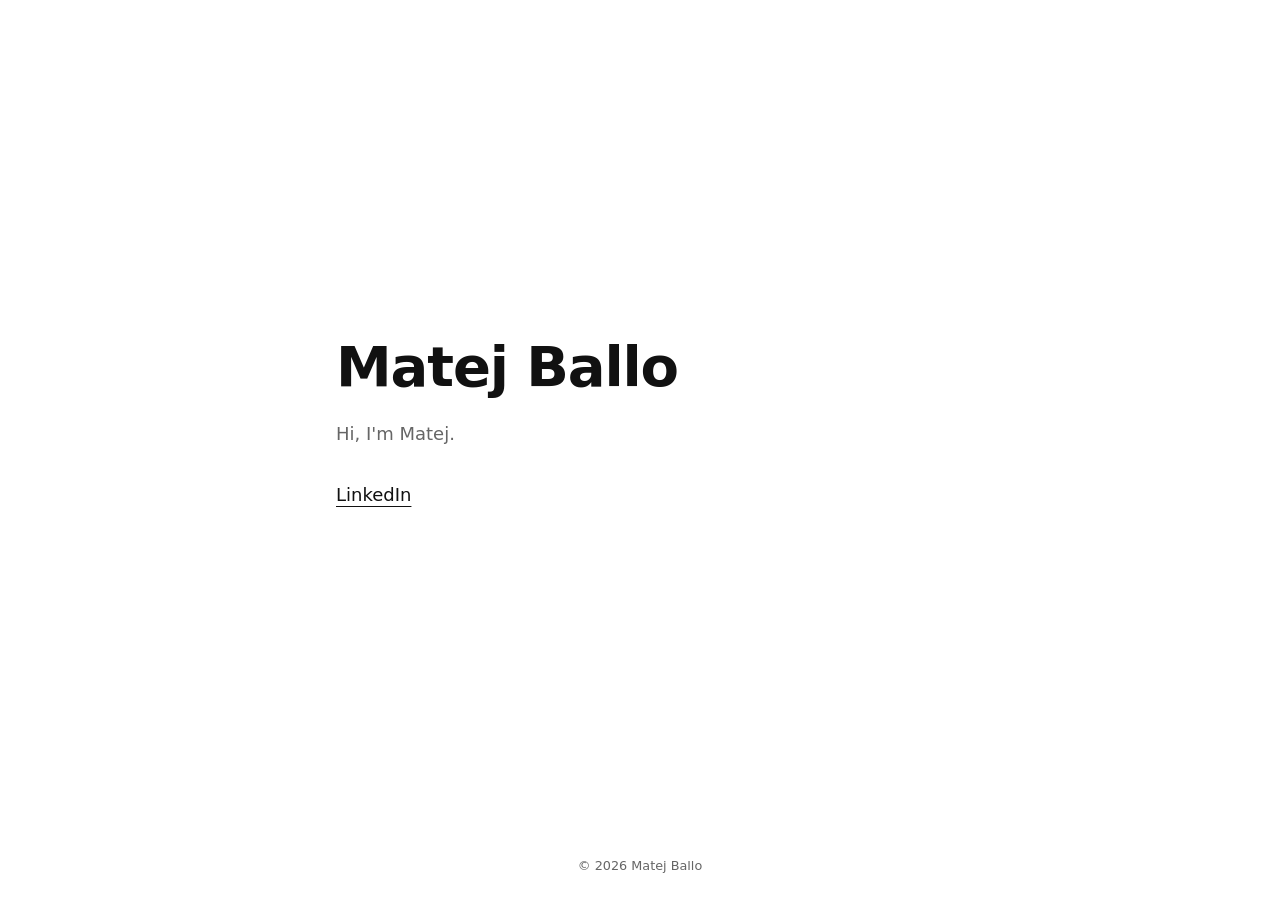
<file: index.html>
<!doctype html>
<html lang="en">
<head>
  <meta charset="utf-8">
  <meta name="viewport" content="width=device-width, initial-scale=1">
  <title>Matej Ballo</title>
  <meta name="description" content="Personal website of Matej Ballo.">
  <link rel="stylesheet" href="style.css">
</head>
<body>
  <main>
    <h1>Matej Ballo</h1>
    <p class="lead">Hi, I'm Matej.</p>
    <nav>
      <a href="https://www.linkedin.com/in/matej-ballo" rel="me noopener" target="_blank">LinkedIn</a>
    </nav>
  </main>
  <footer>© <span id="year">2026</span> Matej Ballo</footer>
  <script>document.getElementById('year').textContent = new Date().getFullYear();</script>
</body>
</html>
</file>
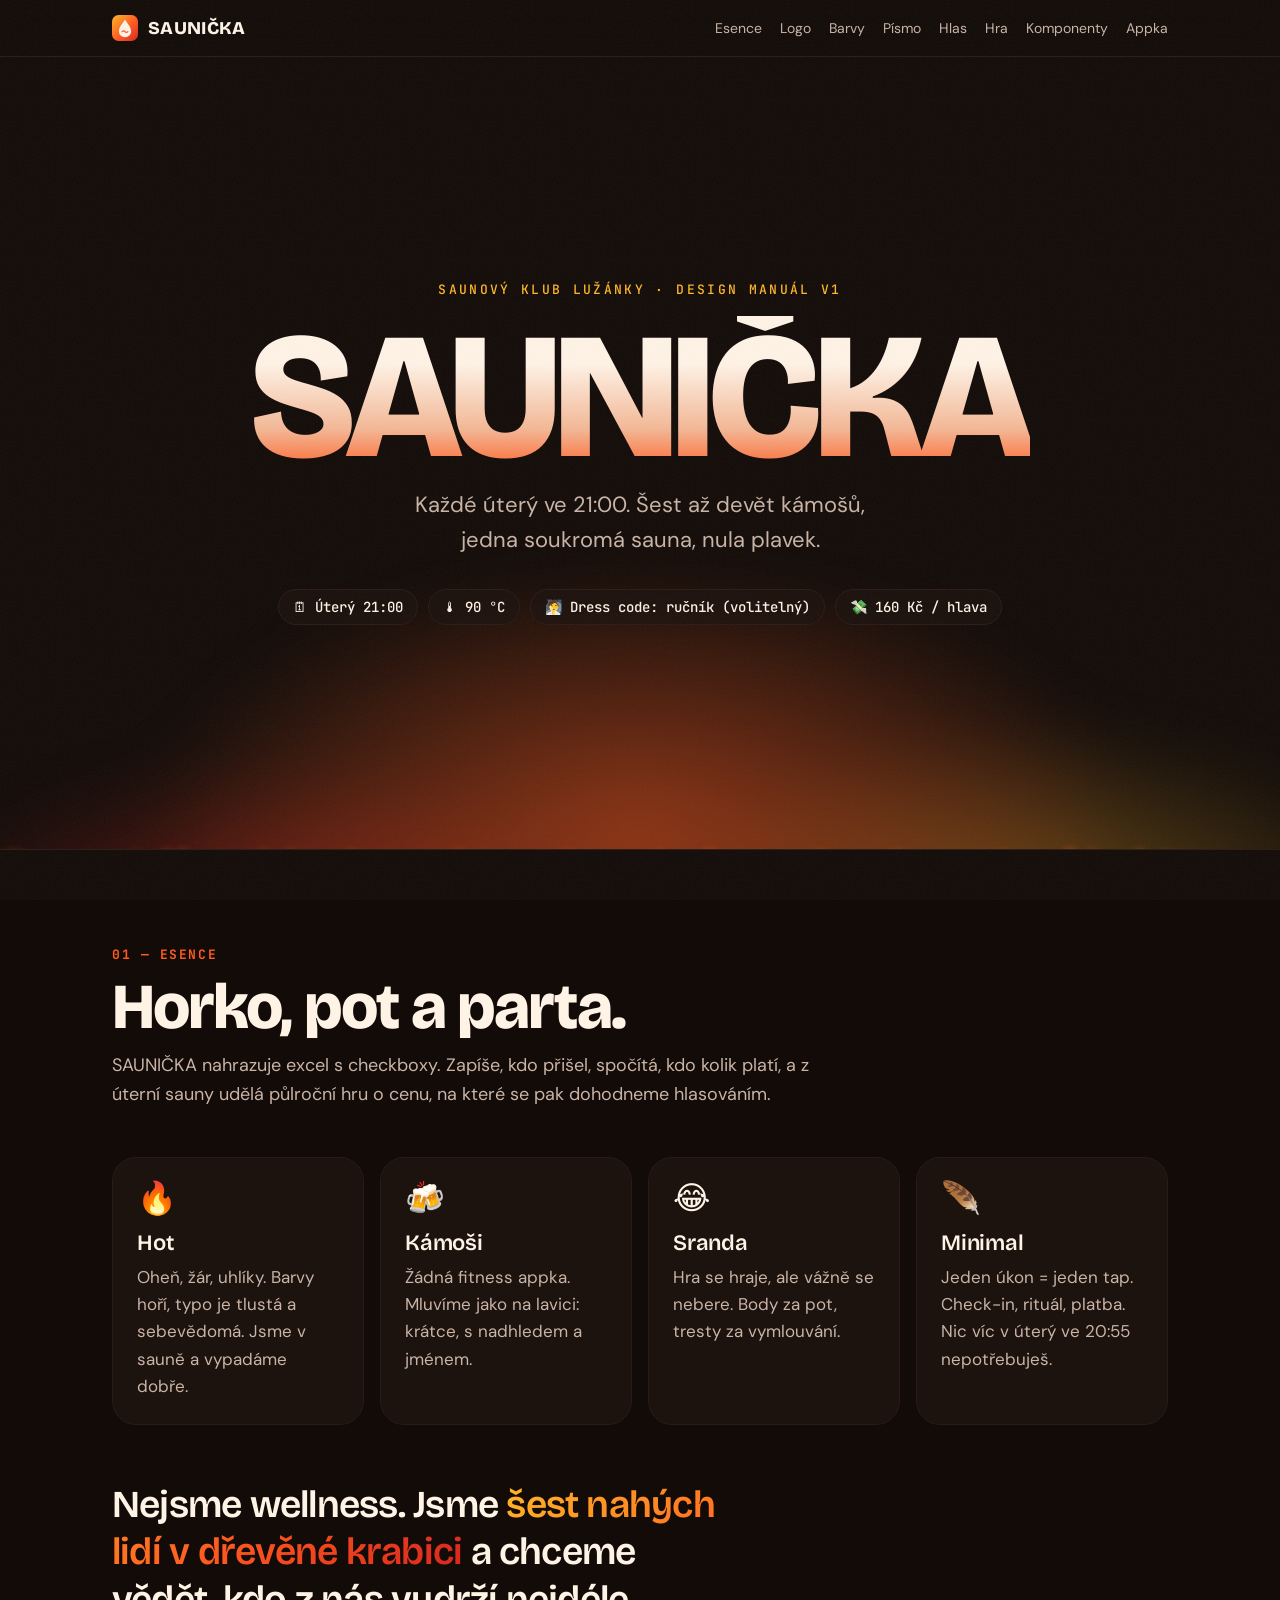
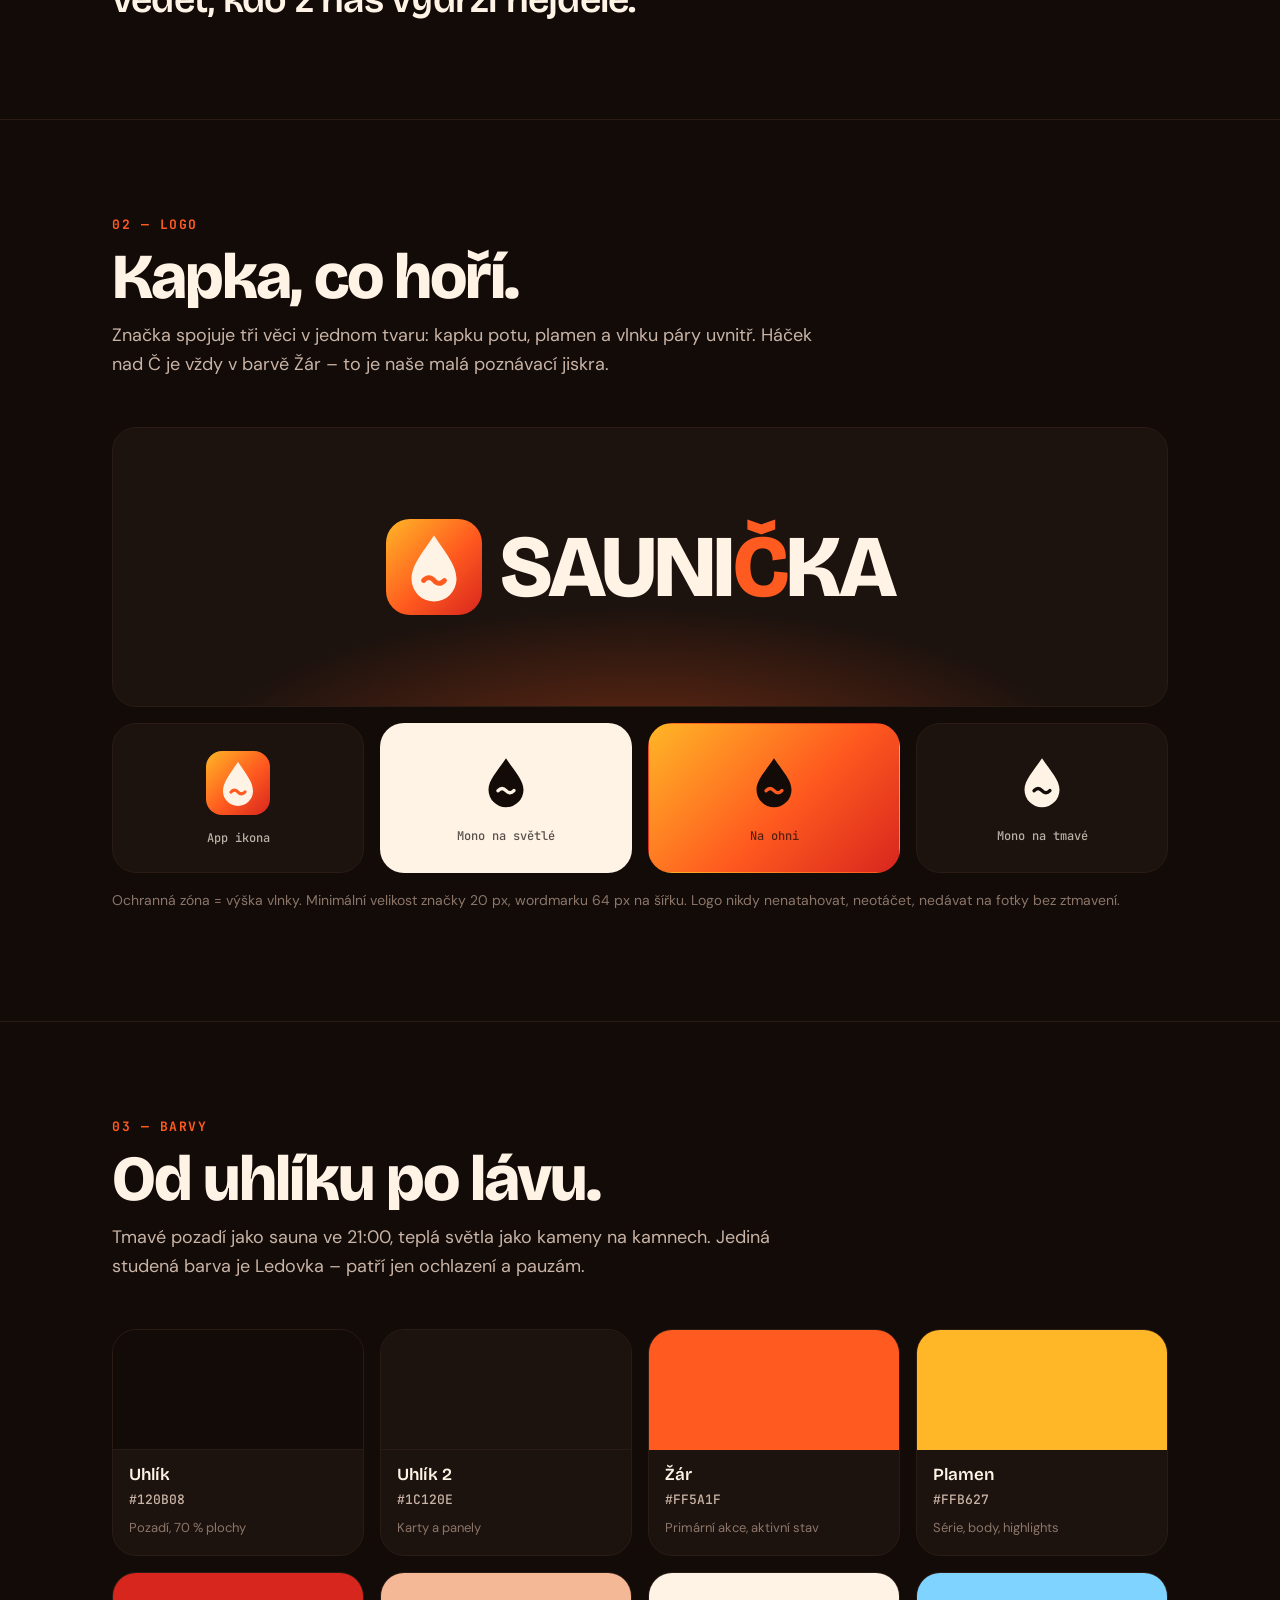
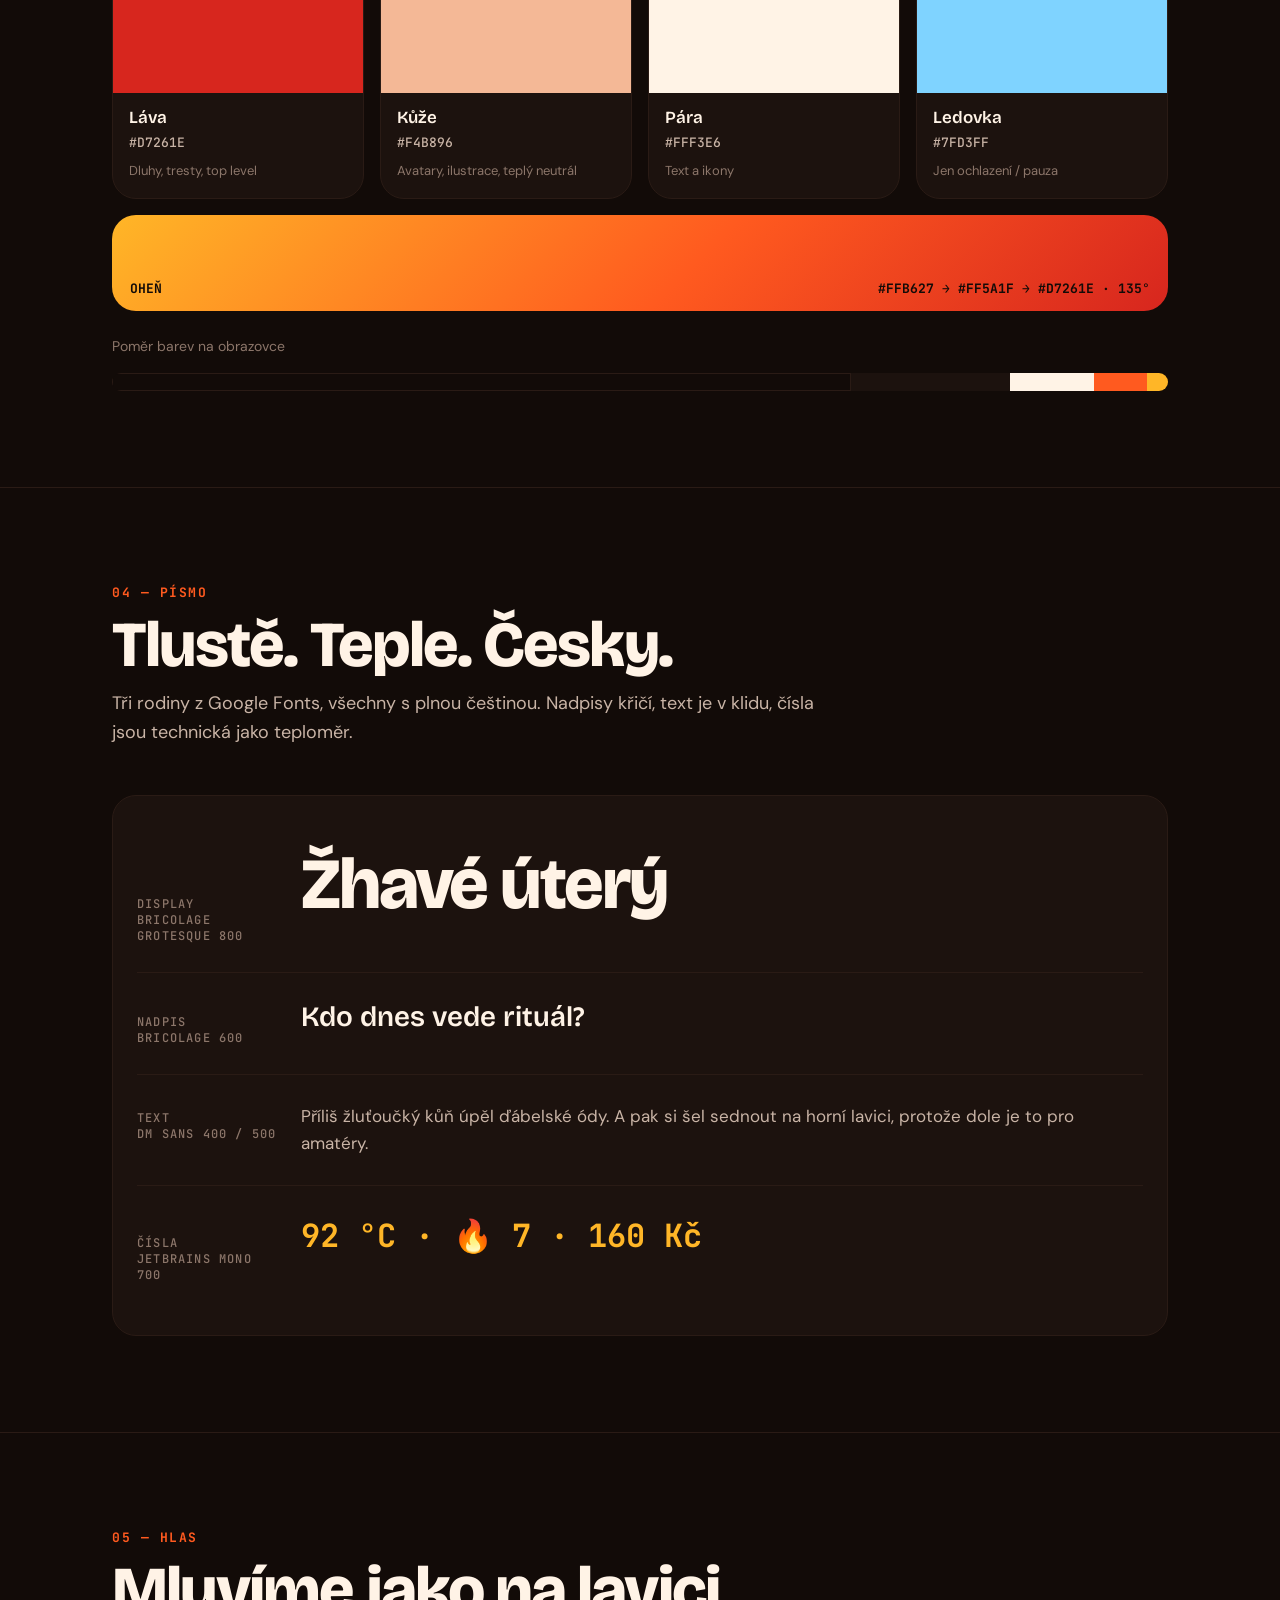
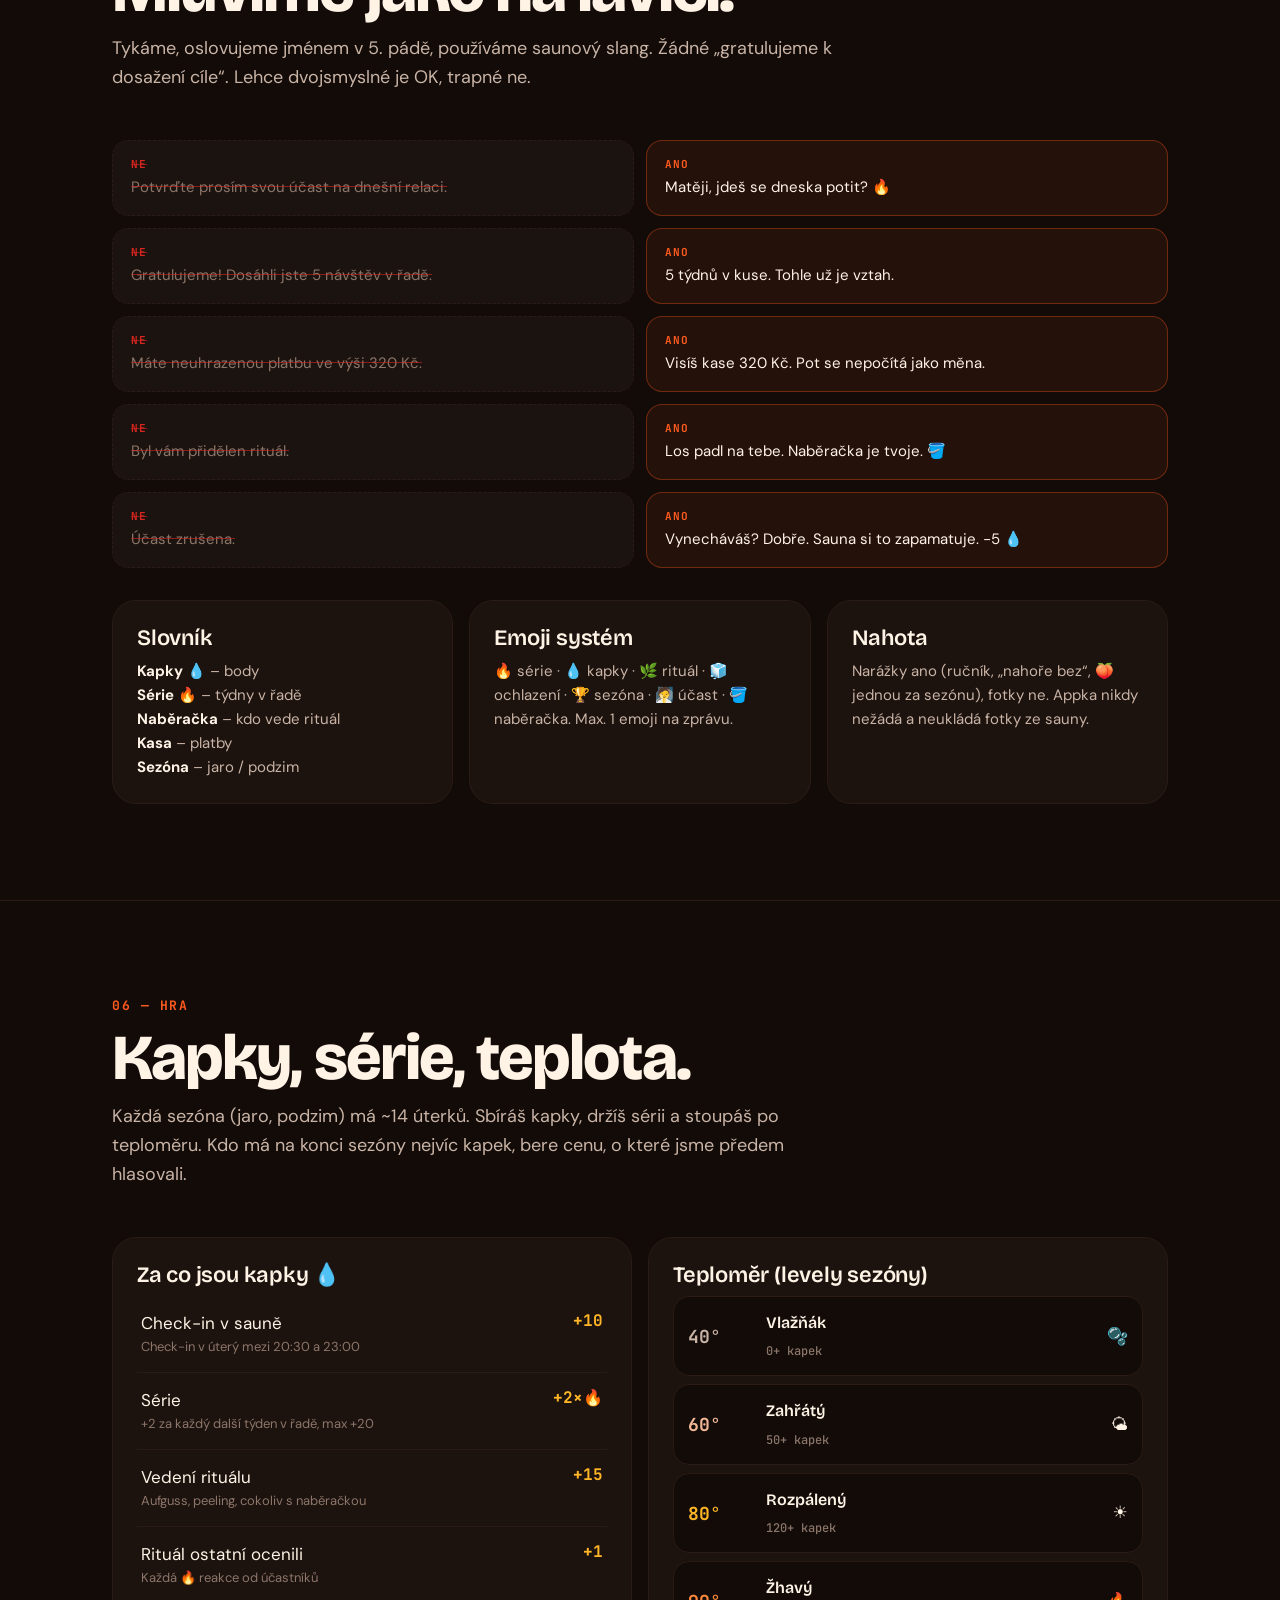
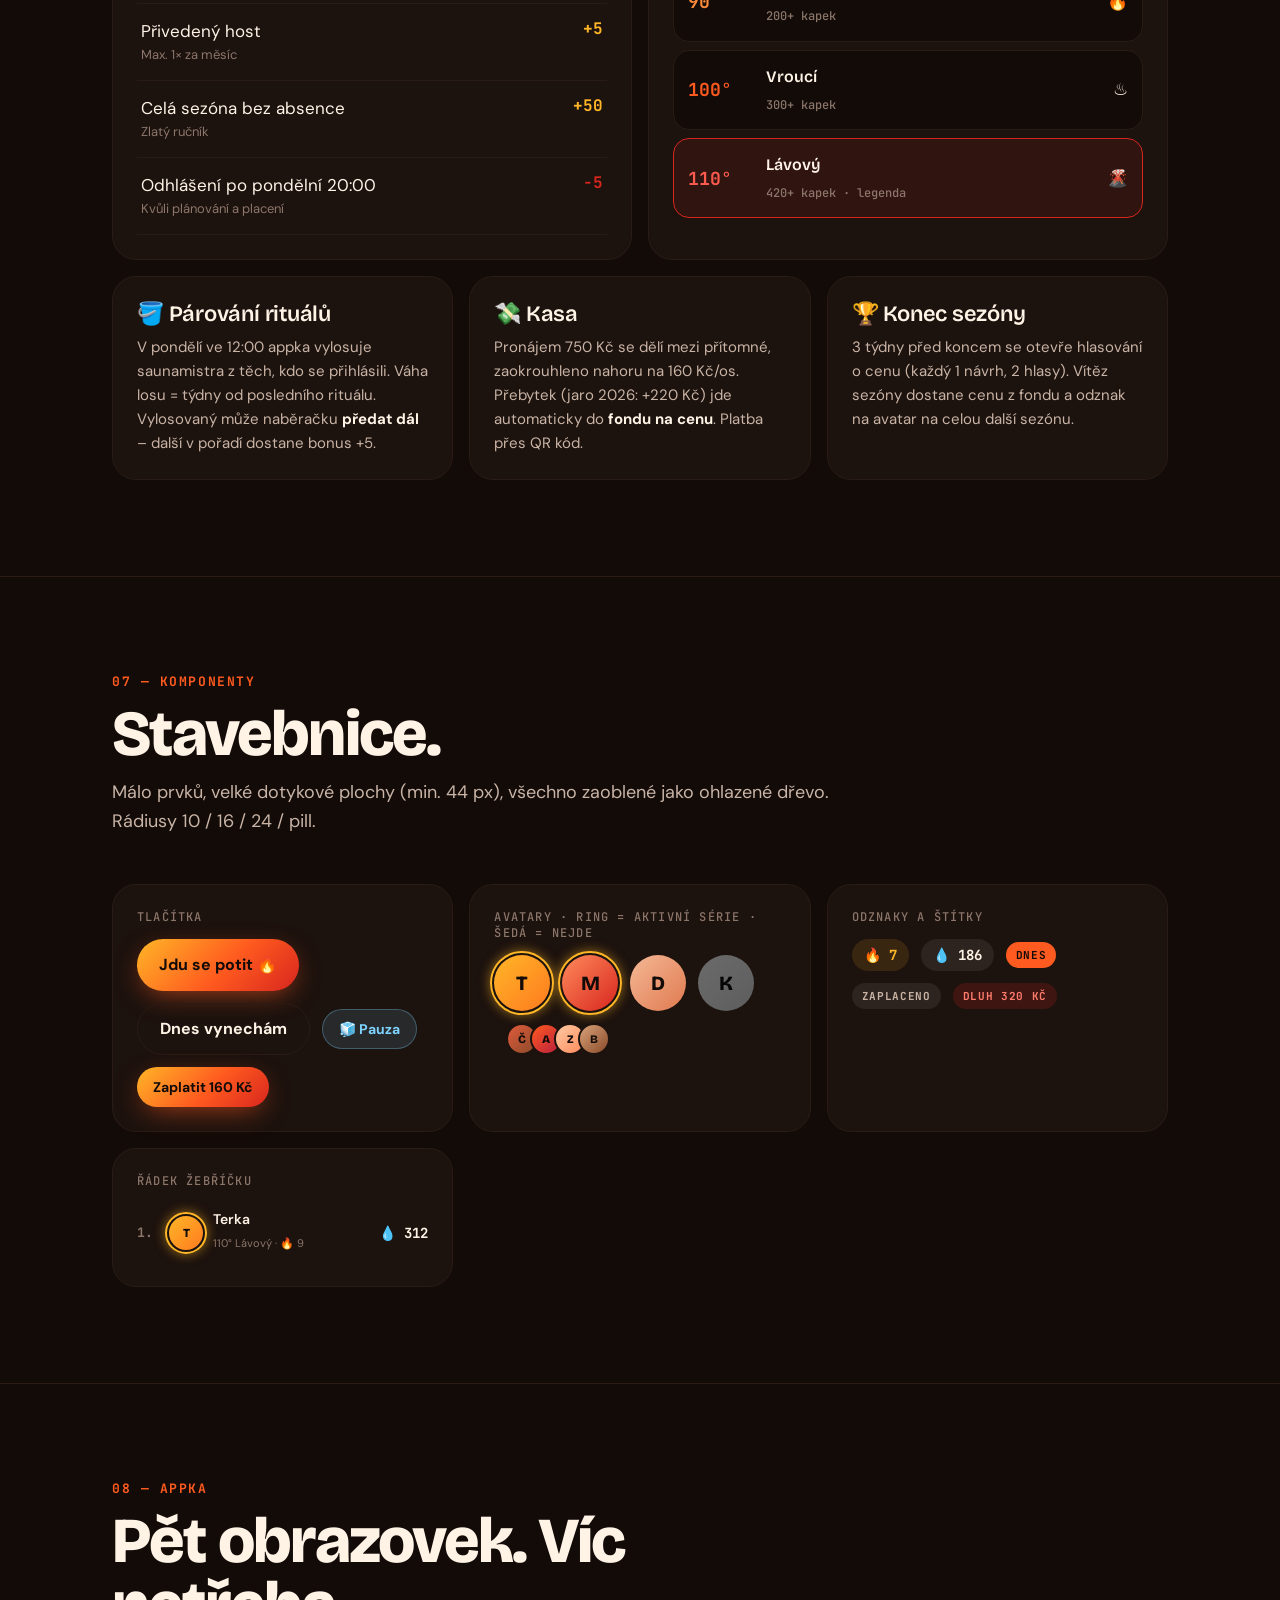
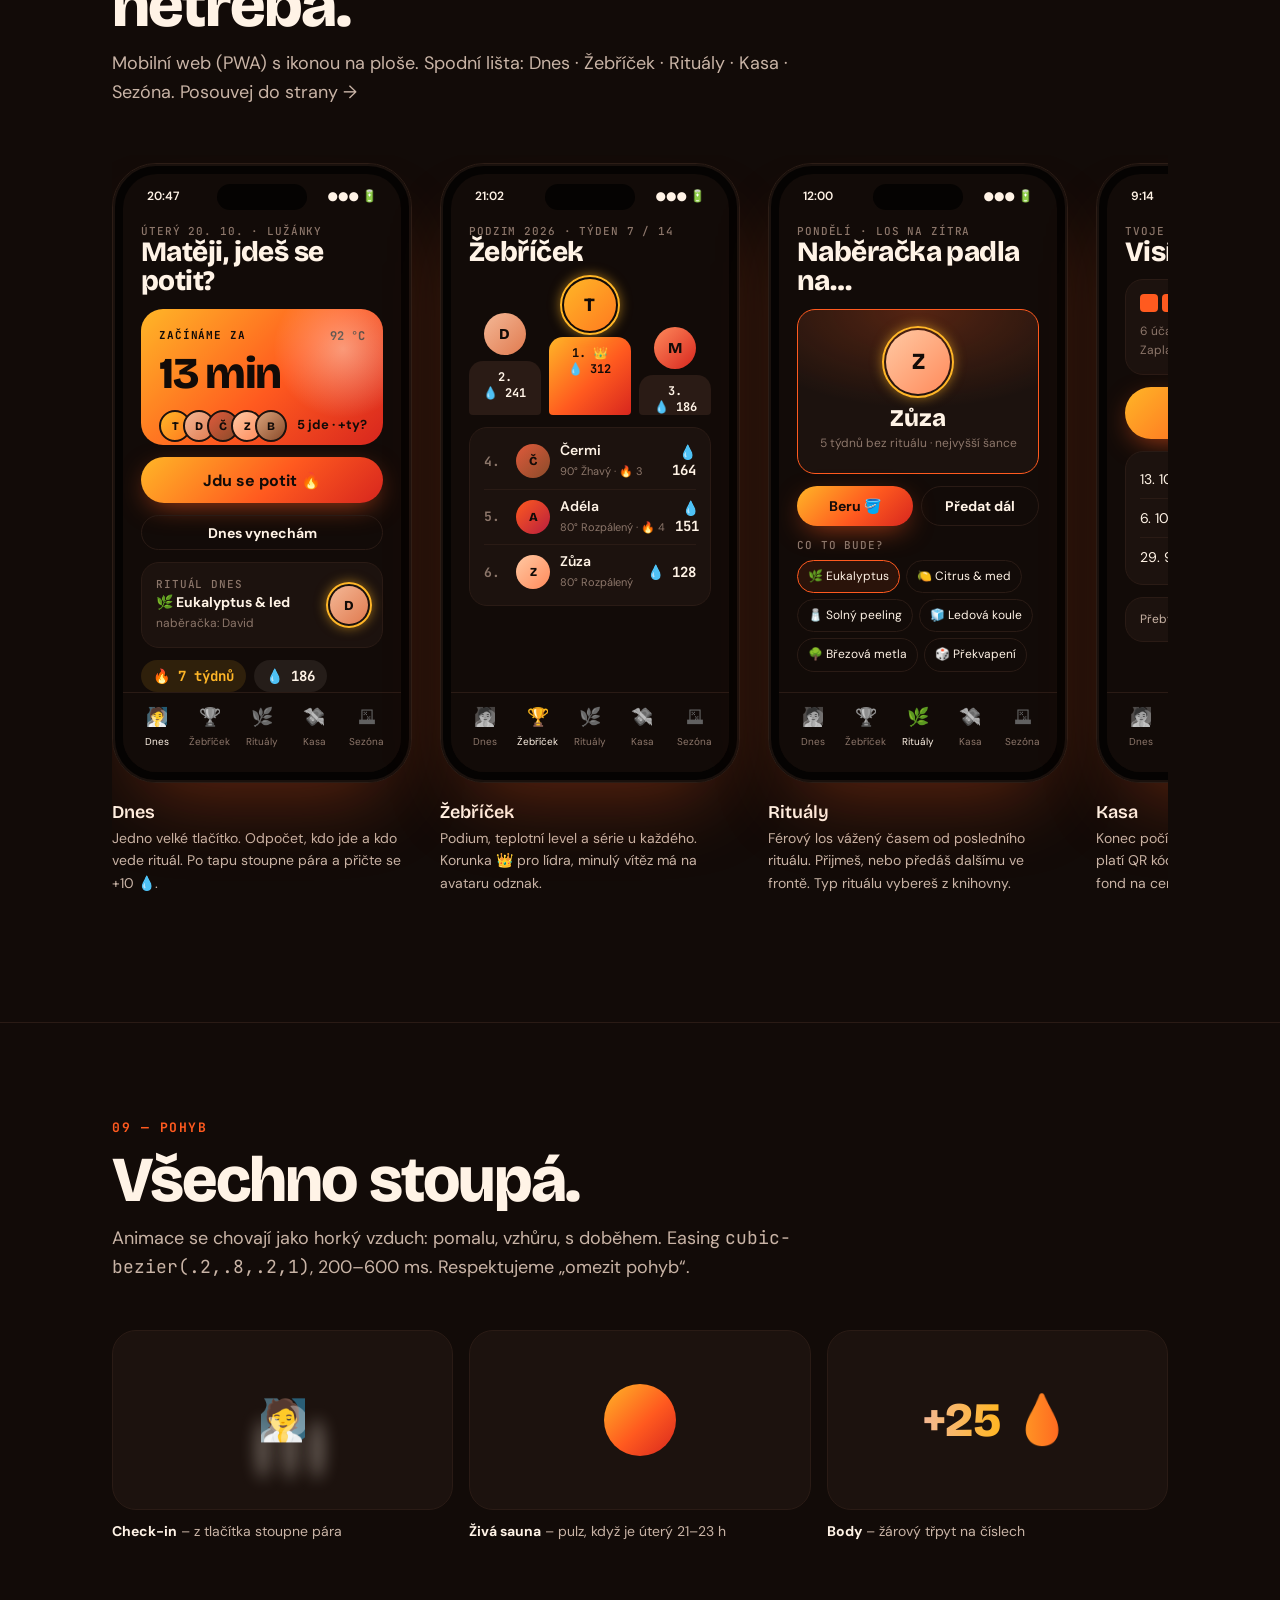
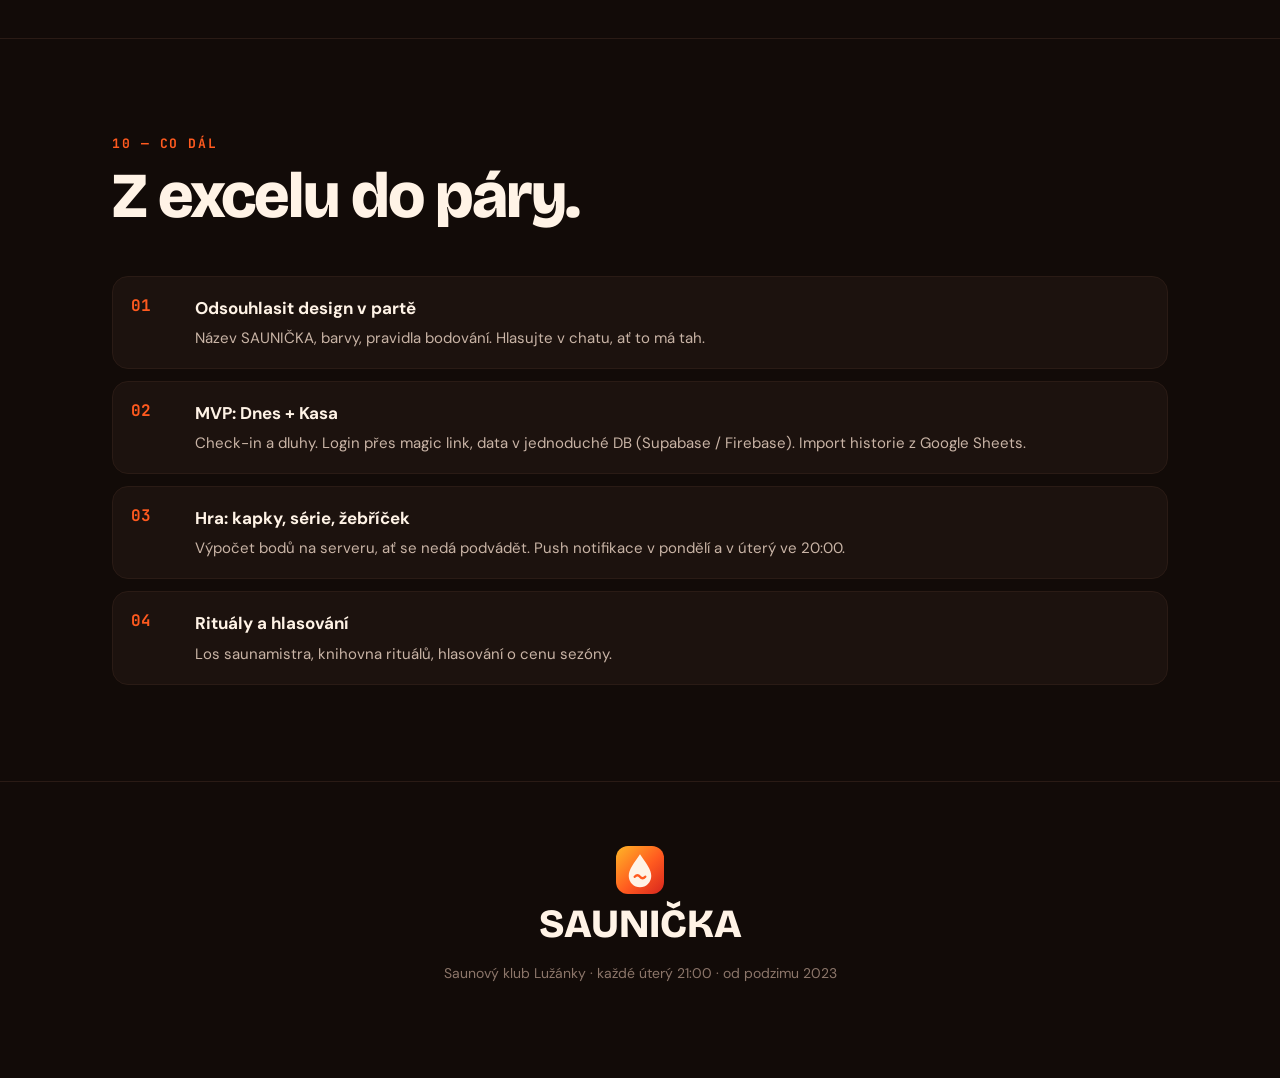
<file: design/index.html>
<!doctype html>
<html lang="cs">
<head>
  <meta charset="utf-8">
  <meta name="viewport" content="width=device-width, initial-scale=1">
  <title>SAUNIČKA · Design manuál</title>
  <meta name="description" content="Design manuál a návrh appky SAUNIČKA – saunového klubu z Lužánek. Úterý, 21:00, bez plavek.">
  <meta name="theme-color" content="#120B08">
  <link rel="preconnect" href="https://fonts.googleapis.com">
  <link rel="preconnect" href="https://fonts.gstatic.com" crossorigin>
  <link href="https://fonts.googleapis.com/css2?family=Bricolage+Grotesque:opsz,wght@12..96,400;12..96,600;12..96,800&family=DM+Sans:opsz,wght@9..40,400;9..40,500;9..40,700&family=JetBrains+Mono:wght@500;700&display=swap" rel="stylesheet">
  <link rel="icon" href="data:image/svg+xml,%3Csvg xmlns='http://www.w3.org/2000/svg' viewBox='0 0 64 64'%3E%3Cdefs%3E%3ClinearGradient id='g' x1='0' y1='0' x2='1' y2='1'%3E%3Cstop offset='0' stop-color='%23FFB627'/%3E%3Cstop offset='.55' stop-color='%23FF5A1F'/%3E%3Cstop offset='1' stop-color='%23D7261E'/%3E%3C/linearGradient%3E%3C/defs%3E%3Crect width='64' height='64' rx='16' fill='url(%23g)'/%3E%3Cpath d='M32 11C24 23 17 31 17 40a15 15 0 0 0 30 0c0-9-7-17-15-29z' fill='%23FFF3E6'/%3E%3C/svg%3E">
  <style>
    :root {
      /* Barvy – brand */
      --uhlik: #120B08;        /* pozadí, noc v sauně */
      --uhlik-2: #1C120E;      /* karty */
      --uhlik-3: #2A1B15;      /* okraje, vstupy */
      --cedr: #8A4B2A;         /* dřevo lavic */
      --zhar: #FF5A1F;         /* primární akce */
      --plamen: #FFB627;       /* zvýraznění, série */
      --lava: #D7261E;         /* varování, top level */
      --kuze: #F4B896;         /* teplý neutrál */
      --para: #FFF3E6;         /* text, pára */
      --para-dim: #C9B4A6;     /* sekundární text */
      --para-mute: #8C766A;    /* terciární text */
      --ledovka: #7FD3FF;      /* studená sprcha – jediná studená barva */
      --ohen: linear-gradient(135deg, #FFB627 0%, #FF5A1F 55%, #D7261E 100%);

      --r-sm: 10px;
      --r-md: 16px;
      --r-lg: 24px;
      --r-pill: 999px;

      --f-display: "Bricolage Grotesque", system-ui, sans-serif;
      --f-body: "DM Sans", system-ui, sans-serif;
      --f-mono: "JetBrains Mono", ui-monospace, monospace;
      color-scheme: dark;
    }

    * { box-sizing: border-box; }
    html { scroll-behavior: smooth; }
    body {
      margin: 0;
      background: var(--uhlik);
      color: var(--para);
      font: 400 17px/1.6 var(--f-body);
      -webkit-font-smoothing: antialiased;
      overflow-x: hidden;
    }
    a { color: var(--plamen); }
    ::selection { background: var(--zhar); color: var(--uhlik); }

    /* zrnitost – jako pára na skle */
    body::before {
      content: ""; position: fixed; inset: 0; pointer-events: none; z-index: 100; opacity: .06;
      background-image: url("data:image/svg+xml,%3Csvg xmlns='http://www.w3.org/2000/svg' width='160' height='160'%3E%3Cfilter id='n'%3E%3CfeTurbulence type='fractalNoise' baseFrequency='.9' numOctaves='2' stitchTiles='stitch'/%3E%3C/filter%3E%3Crect width='100%25' height='100%25' filter='url(%23n)'/%3E%3C/svg%3E");
    }

    .wrap { max-width: 1120px; margin: 0 auto; padding: 0 16px; }
    @media (min-width: 720px) { .wrap { padding: 0 32px; } }

    /* ---------- Navigace ---------- */
    .top {
      position: sticky; top: 0; z-index: 50;
      background: color-mix(in srgb, var(--uhlik) 82%, transparent);
      backdrop-filter: blur(14px); -webkit-backdrop-filter: blur(14px);
      border-bottom: 1px solid var(--uhlik-3);
    }
    .top .wrap { display: flex; align-items: center; gap: 20px; height: 56px; }
    .top .brand { display: flex; align-items: center; gap: 10px; font: 800 18px var(--f-display); letter-spacing: .02em; color: var(--para); text-decoration: none; }
    .top nav { display: flex; gap: 18px; margin-left: auto; overflow-x: auto; scrollbar-width: none; }
    .top nav::-webkit-scrollbar { display: none; }
    .top nav a { color: var(--para-dim); text-decoration: none; font-size: 14px; white-space: nowrap; }
    .top nav a:hover { color: var(--para); }
    @media (max-width: 640px) { .top nav { display: none; } }

    /* ---------- Hero ---------- */
    .hero { position: relative; min-height: 88vh; display: grid; place-items: center; text-align: center; overflow: hidden; isolation: isolate; }
    .hero::before {
      content: ""; position: absolute; inset: -20%; z-index: -2;
      background:
        radial-gradient(40% 35% at 50% 85%, rgba(255,90,31,.55), transparent 70%),
        radial-gradient(30% 25% at 30% 95%, rgba(215,38,30,.5), transparent 70%),
        radial-gradient(30% 25% at 72% 92%, rgba(255,182,39,.35), transparent 70%);
      filter: blur(30px);
      animation: dych 7s ease-in-out infinite alternate;
    }
    @keyframes dych { from { transform: scale(1) translateY(0); opacity: .85; } to { transform: scale(1.08) translateY(-2%); opacity: 1; } }
    .embers { position: absolute; inset: 0; z-index: -1; pointer-events: none; }
    .embers span {
      position: absolute; bottom: -10px; width: 4px; height: 4px; border-radius: 50%;
      background: var(--plamen); box-shadow: 0 0 10px 2px var(--zhar);
      animation: jiskra linear infinite;
    }
    @keyframes jiskra {
      0% { transform: translate(0, 0); opacity: 0; }
      10% { opacity: 1; }
      100% { transform: translate(var(--dx, 20px), -90vh); opacity: 0; }
    }
    .hero .eyebrow { font: 500 13px var(--f-mono); letter-spacing: .18em; text-transform: uppercase; color: var(--plamen); }
    .hero h1 {
      margin: 18px 0 10px; font: 800 clamp(52px, 14vw, 180px)/.9 var(--f-display); letter-spacing: -.04em;
      background: linear-gradient(180deg, var(--para) 30%, var(--kuze) 70%, var(--zhar) 100%);
      -webkit-background-clip: text; background-clip: text; color: transparent;
    }
    .hero p.lead { max-width: 34ch; margin: 0 auto; font-size: clamp(18px, 2.4vw, 22px); color: var(--para-dim); }
    .hero .facts { display: flex; flex-wrap: wrap; justify-content: center; gap: 10px; margin-top: 32px; }
    .chip { display: inline-flex; align-items: center; gap: 8px; padding: 8px 14px; border-radius: var(--r-pill); border: 1px solid var(--uhlik-3); background: rgba(28,18,14,.7); font: 500 14px var(--f-mono); color: var(--para); }

    /* ---------- Sekce ---------- */
    section.s { padding: 96px 0; border-top: 1px solid var(--uhlik-3); }
    .s-head { display: grid; gap: 12px; margin-bottom: 48px; max-width: 720px; }
    .s-num { font: 700 13px var(--f-mono); color: var(--zhar); letter-spacing: .12em; }
    .s-head h2 { margin: 0; font: 800 clamp(36px, 6vw, 64px)/1 var(--f-display); letter-spacing: -.03em; }
    .s-head p { margin: 0; color: var(--para-dim); font-size: 18px; }
    h3 { font: 600 22px/1.2 var(--f-display); margin: 0 0 8px; letter-spacing: -.01em; }
    .muted { color: var(--para-dim); }
    .mute { color: var(--para-mute); }
    .mono { font-family: var(--f-mono); }

    .grid { display: grid; gap: 16px; }
    .g2 { grid-template-columns: repeat(auto-fit, minmax(min(100%, 320px), 1fr)); }
    .g3 { grid-template-columns: repeat(auto-fit, minmax(min(100%, 260px), 1fr)); }
    .g4 { grid-template-columns: repeat(auto-fit, minmax(min(100%, 200px), 1fr)); }
    .card { background: var(--uhlik-2); border: 1px solid var(--uhlik-3); border-radius: var(--r-lg); padding: 24px; }

    /* ---------- 01 Esence ---------- */
    .pillars .card { position: relative; overflow: hidden; }
    .pillars .ico { font-size: 32px; line-height: 1; margin-bottom: 16px; display: block; }
    .pillars p { margin: 0; color: var(--para-dim); }
    .manifest { font: 600 clamp(24px, 3.6vw, 38px)/1.25 var(--f-display); letter-spacing: -.02em; max-width: 26ch; margin: 56px 0 0; }
    .manifest em { font-style: normal; background: var(--ohen); -webkit-background-clip: text; background-clip: text; color: transparent; }

    /* ---------- 02 Logo ---------- */
    .logo-stage { display: grid; place-items: center; min-height: 280px; border-radius: var(--r-lg); background: radial-gradient(60% 80% at 50% 120%, rgba(255,90,31,.35), transparent 70%), var(--uhlik-2); border: 1px solid var(--uhlik-3); }
    .wordmark { display: flex; align-items: center; gap: 18px; }
    .wordmark .wm { font: 800 clamp(34px, 8vw, 88px)/1 var(--f-display); letter-spacing: -.03em; }
    .wm .acc { color: var(--zhar); }
    .logo-vars { margin-top: 16px; }
    .logo-vars .card { display: grid; place-items: center; min-height: 150px; gap: 10px; text-align: center; }
    .logo-vars .light { background: var(--para); color: var(--uhlik); border-color: transparent; }
    .logo-vars .fire { background: var(--ohen); color: var(--uhlik); border-color: transparent; }
    .logo-vars small { font: 500 12px var(--f-mono); opacity: .7; }

    /* ---------- 03 Barvy ---------- */
    .swatch { border-radius: var(--r-lg); overflow: hidden; border: 1px solid var(--uhlik-3); background: var(--uhlik-2); }
    .swatch .c { height: 120px; }
    .swatch .m { padding: 14px 16px 16px; }
    .swatch b { display: block; font: 600 17px var(--f-display); }
    .swatch .hex { font: 500 13px var(--f-mono); color: var(--para-dim); }
    .swatch .use { margin-top: 6px; font-size: 13px; color: var(--para-mute); }
    .gradient-bar { height: 96px; border-radius: var(--r-lg); background: var(--ohen); margin-top: 16px; display: flex; align-items: flex-end; justify-content: space-between; padding: 14px 18px; color: var(--uhlik); font: 700 13px var(--f-mono); }
    .ratio { display: flex; height: 18px; border-radius: var(--r-pill); overflow: hidden; margin-top: 16px; }
    .ratio div { height: 100%; }

    /* ---------- 04 Typo ---------- */
    .type-row { display: grid; grid-template-columns: 140px 1fr; gap: 24px; padding: 28px 0; border-bottom: 1px solid var(--uhlik-3); align-items: baseline; }
    .type-row:last-child { border-bottom: 0; }
    .type-row .lbl { font: 500 12px var(--f-mono); color: var(--para-mute); text-transform: uppercase; letter-spacing: .1em; }
    @media (max-width: 640px) { .type-row { grid-template-columns: 1fr; gap: 8px; } }

    /* ---------- 05 Hlas ---------- */
    .voice { display: grid; gap: 12px; }
    .say { display: grid; grid-template-columns: 1fr 1fr; gap: 12px; }
    .say > div { padding: 16px 18px; border-radius: var(--r-md); font-size: 15px; }
    .say .no { background: rgba(140,118,106,.08); border: 1px dashed var(--uhlik-3); color: var(--para-mute); text-decoration: line-through; text-decoration-color: rgba(215,38,30,.6); }
    .say .yes { background: rgba(255,90,31,.08); border: 1px solid rgba(255,90,31,.35); }
    .say small { display: block; font: 700 11px var(--f-mono); letter-spacing: .1em; margin-bottom: 4px; text-decoration: none; }
    .say .no small { color: var(--lava); }
    .say .yes small { color: var(--zhar); }
    @media (max-width: 640px) { .say { grid-template-columns: 1fr; } }

    /* ---------- 06 Hra ---------- */
    .rules { width: 100%; border-collapse: collapse; }
    .rules td { padding: 14px 4px; border-bottom: 1px solid var(--uhlik-3); vertical-align: top; }
    .rules td:last-child { text-align: right; font: 700 16px var(--f-mono); color: var(--plamen); white-space: nowrap; }
    .rules td.neg { color: var(--lava) !important; }
    .rules small { display: block; color: var(--para-mute); font-size: 13px; }
    .thermo { display: grid; gap: 8px; }
    .lvl { display: grid; grid-template-columns: 64px 1fr auto; gap: 14px; align-items: center; padding: 12px 14px; border-radius: var(--r-md); background: var(--uhlik); border: 1px solid var(--uhlik-3); }
    .lvl .t { font: 700 18px var(--f-mono); }
    .lvl b { font: 600 16px var(--f-display); }
    .lvl small { color: var(--para-mute); font: 500 12px var(--f-mono); }

    /* ---------- 07 Komponenty ---------- */
    .btn { display: inline-flex; align-items: center; justify-content: center; gap: 8px; height: 52px; padding: 0 22px; border-radius: var(--r-pill); border: 0; font: 700 16px var(--f-body); cursor: pointer; transition: transform .15s, box-shadow .2s; }
    .btn:active { transform: scale(.97); }
    .btn-fire { background: var(--ohen); color: var(--uhlik); box-shadow: 0 8px 28px -8px rgba(255,90,31,.7); }
    .btn-fire:hover { box-shadow: 0 10px 36px -6px rgba(255,90,31,.9); }
    .btn-ghost { background: transparent; color: var(--para); border: 1px solid var(--uhlik-3); }
    .btn-ice { background: rgba(127,211,255,.12); color: var(--ledovka); border: 1px solid rgba(127,211,255,.3); }
    .btn-sm { height: 40px; padding: 0 16px; font-size: 14px; }
    .comp-stage { display: flex; flex-wrap: wrap; gap: 12px; align-items: center; }
    .comp-label { font: 500 12px var(--f-mono); color: var(--para-mute); margin: 0 0 14px; text-transform: uppercase; letter-spacing: .1em; }

    .ava { --s: 44px; position: relative; width: var(--s); height: var(--s); border-radius: 50%; display: grid; place-items: center; font: 800 calc(var(--s) * .36) var(--f-display); color: var(--uhlik); flex: none; }
    .ava.ring::after { content: ""; position: absolute; inset: -4px; border-radius: 50%; border: 2px solid var(--plamen); box-shadow: 0 0 12px rgba(255,182,39,.55); }
    .ava.off { filter: grayscale(1) brightness(.5); }
    .a1 { background: linear-gradient(135deg,#FFB627,#FF7A1F); }
    .a2 { background: linear-gradient(135deg,#FF8A5B,#D7261E); }
    .a3 { background: linear-gradient(135deg,#F4B896,#E07A4F); }
    .a4 { background: linear-gradient(135deg,#FFD27A,#FFB627); }
    .a5 { background: linear-gradient(135deg,#E05A3B,#8A4B2A); }
    .a6 { background: linear-gradient(135deg,#FF5A1F,#B81E3E); }
    .a7 { background: linear-gradient(135deg,#FFC9A3,#FF8A5B); }
    .a8 { background: linear-gradient(135deg,#D9A27A,#8A4B2A); }
    .a9 { background: linear-gradient(135deg,#FFE0B0,#F4B896); }

    .streak { display: inline-flex; align-items: center; gap: 6px; height: 32px; padding: 0 12px; border-radius: var(--r-pill); background: rgba(255,182,39,.12); color: var(--plamen); font: 700 14px var(--f-mono); }
    .drops { display: inline-flex; align-items: center; gap: 6px; height: 32px; padding: 0 12px; border-radius: var(--r-pill); background: rgba(255,243,230,.08); font: 700 14px var(--f-mono); }
    .tag { display: inline-flex; align-items: center; height: 26px; padding: 0 10px; border-radius: var(--r-pill); font: 700 11px var(--f-mono); letter-spacing: .06em; text-transform: uppercase; }
    .tag-hot { background: var(--zhar); color: var(--uhlik); }
    .tag-paid { background: rgba(255,243,230,.08); color: var(--para-dim); }
    .tag-due { background: rgba(215,38,30,.18); color: #FF7B6E; }

    /* ---------- Telefony ---------- */
    .phones { display: flex; gap: 28px; overflow-x: auto; padding: 8px 4px 32px; scroll-snap-type: x mandatory; scrollbar-width: thin; scrollbar-color: var(--uhlik-3) transparent; }
    .phone-col { flex: none; width: 300px; scroll-snap-align: start; }
    .phone-col h4 { margin: 18px 0 4px; font: 600 18px var(--f-display); }
    .phone-col p { margin: 0; color: var(--para-dim); font-size: 14px; }
    .phone {
      position: relative; width: 300px; height: 620px; border-radius: 44px; padding: 10px;
      background: #050302; border: 1px solid #2c1d16;
      box-shadow: 0 40px 80px -30px rgba(255,90,31,.35), inset 0 0 0 2px #1a110d;
    }
    .screen { position: relative; height: 100%; border-radius: 34px; overflow: hidden; background: var(--uhlik); display: flex; flex-direction: column; font-size: 14px; }
    .notch { position: absolute; top: 10px; left: 50%; transform: translateX(-50%); width: 90px; height: 26px; border-radius: 20px; background: #050302; z-index: 5; }
    .status { display: flex; justify-content: space-between; padding: 14px 24px 0; font: 600 12px var(--f-body); height: 44px; }
    .sc { flex: 1; overflow: hidden; padding: 6px 18px 0; display: flex; flex-direction: column; gap: 12px; }
    .sc h5 { margin: 0; font: 800 28px/1.05 var(--f-display); letter-spacing: -.02em; }
    .sc .sub { font: 500 11px var(--f-mono); color: var(--para-mute); letter-spacing: .08em; text-transform: uppercase; }
    .tabbar { display: grid; grid-template-columns: repeat(5, 1fr); padding: 10px 8px 22px; border-top: 1px solid var(--uhlik-3); background: var(--uhlik); }
    .tabbar div { display: grid; place-items: center; gap: 2px; font-size: 10px; color: var(--para-mute); }
    .tabbar div i { font-style: normal; font-size: 18px; filter: grayscale(1) brightness(.8); }
    .tabbar div.on { color: var(--para); }
    .tabbar div.on i { filter: none; }
    .mini { background: var(--uhlik-2); border: 1px solid var(--uhlik-3); border-radius: 18px; padding: 14px; }
    .heat {
      position: relative; border-radius: 22px; padding: 18px; overflow: hidden; color: var(--uhlik);
      background: var(--ohen);
    }
    .heat::after { content: ""; position: absolute; right: -30px; top: -30px; width: 140px; height: 140px; border-radius: 50%; background: radial-gradient(circle, rgba(255,243,230,.45), transparent 70%); }
    .heat .big { font: 800 44px/1 var(--f-display); letter-spacing: -.03em; }
    .row { display: flex; align-items: center; gap: 10px; }
    .between { justify-content: space-between; }
    .stack { display: flex; }
    .stack .ava { --s: 32px; margin-left: -8px; border: 2px solid var(--uhlik-2); }
    .stack .ava:first-child { margin-left: 0; }
    .lb-row { display: grid; grid-template-columns: 22px 34px 1fr auto; gap: 10px; align-items: center; padding: 7px 0; border-bottom: 1px solid var(--uhlik-3); }
    .lb-row:last-child { border-bottom: 0; }
    .lb-row .ava { --s: 34px; }
    .lb-row .pos { font: 700 13px var(--f-mono); color: var(--para-mute); }
    .lb-row b { display: block; font: 600 14px var(--f-body); }
    .lb-row small { font-size: 11px; color: var(--para-mute); white-space: nowrap; }
    .lb-row .pts { font: 700 14px var(--f-mono); text-align: right; }
    .podium { display: grid; grid-template-columns: 1fr 1.15fr 1fr; align-items: end; gap: 8px; text-align: center; }
    .podium .ava { margin: 0 auto 6px; }
    .podium .p { border-radius: 14px 14px 4px 4px; padding: 8px 4px; font: 700 12px var(--f-mono); }
    .pbar { height: 8px; border-radius: 99px; background: var(--uhlik-3); overflow: hidden; }
    .pbar > div { height: 100%; border-radius: 99px; background: var(--ohen); }
    .weeks { display: grid; grid-template-columns: repeat(10, 1fr); gap: 4px; }
    .weeks span { aspect-ratio: 1; border-radius: 4px; background: var(--uhlik-3); }
    .weeks span.y { background: var(--zhar); }
    .weeks span.r { background: var(--plamen); box-shadow: 0 0 8px rgba(255,182,39,.6); }
    .ritual-chip { display: inline-flex; align-items: center; gap: 6px; padding: 6px 10px; border-radius: 99px; border: 1px solid var(--uhlik-3); font-size: 12px; }
    .ritual-chip.on { border-color: var(--zhar); background: rgba(255,90,31,.1); }
    .vote { position: relative; padding: 10px 12px; border-radius: 14px; border: 1px solid var(--uhlik-3); overflow: hidden; }
    .vote .fill { position: absolute; inset: 0 auto 0 0; background: rgba(255,90,31,.14); }
    .vote.lead { border-color: var(--zhar); }
    .vote .in { position: relative; display: flex; justify-content: space-between; gap: 8px; font-size: 13px; }

    /* ---------- Pohyb ---------- */
    .motion-demo { height: 180px; border-radius: var(--r-lg); position: relative; overflow: hidden; background: var(--uhlik-2); border: 1px solid var(--uhlik-3); display: grid; place-items: center; }
    .steam { position: absolute; bottom: 30px; width: 14px; height: 60px; border-radius: 50%; background: rgba(255,243,230,.35); filter: blur(8px); animation: steam 3.2s ease-out infinite; }
    @keyframes steam { 0% { transform: translateY(20px) scaleX(1); opacity: 0; } 30% { opacity: .9; } 100% { transform: translateY(-90px) scaleX(2.4); opacity: 0; } }
    .pulse { width: 72px; height: 72px; border-radius: 50%; background: var(--ohen); animation: pulse 1.8s ease-in-out infinite; box-shadow: 0 0 0 0 rgba(255,90,31,.6); }
    @keyframes pulse { 0% { box-shadow: 0 0 0 0 rgba(255,90,31,.6); } 70% { box-shadow: 0 0 0 26px rgba(255,90,31,0); } 100% { box-shadow: 0 0 0 0 rgba(255,90,31,0); } }
    .shimmer { font: 800 48px var(--f-display); background: linear-gradient(90deg, var(--kuze), var(--plamen), var(--zhar), var(--plamen), var(--kuze)); background-size: 200% 100%; -webkit-background-clip: text; background-clip: text; color: transparent; animation: sh 3s linear infinite; }
    @keyframes sh { to { background-position: -200% 0; } }

    /* ---------- Roadmap ---------- */
    .steps { counter-reset: st; display: grid; gap: 12px; }
    .steps li { list-style: none; counter-increment: st; display: grid; grid-template-columns: 48px 1fr; gap: 16px; padding: 18px; border-radius: var(--r-md); background: var(--uhlik-2); border: 1px solid var(--uhlik-3); }
    .steps li::before { content: counter(st, decimal-leading-zero); font: 700 16px var(--f-mono); color: var(--zhar); }
    .steps p { margin: 4px 0 0; color: var(--para-dim); font-size: 15px; }
    .steps { padding: 0; margin: 0; }

    footer.end { padding: 64px 0 80px; border-top: 1px solid var(--uhlik-3); text-align: center; color: var(--para-mute); font-size: 14px; }
    footer.end .wm { font: 800 40px var(--f-display); color: var(--para); }

    @media (prefers-reduced-motion: reduce) {
      *, *::before, *::after { animation: none !important; transition: none !important; }
      .embers { display: none; }
    }
  </style>
</head>
<body>

<header class="top">
  <div class="wrap">
    <a class="brand" href="#"><svg width="26" height="26" viewBox="0 0 64 64" aria-hidden="true"><use href="#mark"/></svg>SAUNIČKA</a>
    <nav>
      <a href="#esence">Esence</a>
      <a href="#logo">Logo</a>
      <a href="#barvy">Barvy</a>
      <a href="#typo">Písmo</a>
      <a href="#hlas">Hlas</a>
      <a href="#hra">Hra</a>
      <a href="#komponenty">Komponenty</a>
      <a href="#appka">Appka</a>
    </nav>
  </div>
</header>

<!-- SVG symboly -->
<svg width="0" height="0" style="position:absolute" aria-hidden="true">
  <defs>
    <linearGradient id="ohen" x1="0" y1="0" x2="1" y2="1">
      <stop offset="0" stop-color="#FFB627"/><stop offset=".55" stop-color="#FF5A1F"/><stop offset="1" stop-color="#D7261E"/>
    </linearGradient>
    <symbol id="mark" viewBox="0 0 64 64">
      <rect width="64" height="64" rx="16" fill="url(#ohen)"/>
      <path d="M32 11C24 23 17 31 17 40a15 15 0 0 0 30 0c0-9-7-17-15-29z" fill="#FFF3E6"/>
      <path d="M25 41c2.4-2.6 4.8-2.6 7 0s4.6 2.6 7 0" fill="none" stroke="#FF5A1F" stroke-width="3.2" stroke-linecap="round"/>
    </symbol>
    <symbol id="mark-mono" viewBox="0 0 64 64">
      <path d="M32 6C22 21 12 31 12 42a20 20 0 0 0 40 0C52 31 42 21 32 6z" fill="currentColor"/>
      <path d="M23 43c3-3.2 6-3.2 9 0s6 3.2 9 0" fill="none" stroke="var(--knock, #FFF3E6)" stroke-width="4" stroke-linecap="round"/>
    </symbol>
  </defs>
</svg>

<!-- ============ HERO ============ -->
<section class="hero">
  <div class="embers" id="embers"></div>
  <div class="wrap">
    <div class="eyebrow">Saunový klub Lužánky · Design manuál v1</div>
    <h1>SAUNIČKA</h1>
    <p class="lead">Každé úterý ve 21:00. Šest až devět kámošů, jedna soukromá sauna, nula plavek.</p>
    <div class="facts">
      <span class="chip">🗓 Úterý 21:00</span>
      <span class="chip">🌡 90 °C</span>
      <span class="chip">🧖 Dress code: ručník (volitelný)</span>
      <span class="chip">💸 160 Kč / hlava</span>
    </div>
  </div>
</section>

<!-- ============ 01 ESENCE ============ -->
<section class="s" id="esence">
  <div class="wrap">
    <div class="s-head">
      <span class="s-num">01 — ESENCE</span>
      <h2>Horko, pot a parta.</h2>
      <p>SAUNIČKA nahrazuje excel s checkboxy. Zapíše, kdo přišel, spočítá, kdo kolik platí, a z úterní sauny udělá půlroční hru o cenu, na které se pak dohodneme hlasováním.</p>
    </div>
    <div class="grid g4 pillars">
      <div class="card"><span class="ico">🔥</span><h3>Hot</h3><p>Oheň, žár, uhlíky. Barvy hoří, typo je tlustá a sebevědomá. Jsme v sauně a vypadáme dobře.</p></div>
      <div class="card"><span class="ico">🍻</span><h3>Kámoši</h3><p>Žádná fitness appka. Mluvíme jako na lavici: krátce, s nadhledem a jménem.</p></div>
      <div class="card"><span class="ico">😂</span><h3>Sranda</h3><p>Hra se hraje, ale vážně se nebere. Body za pot, tresty za vymlouvání.</p></div>
      <div class="card"><span class="ico">🪶</span><h3>Minimal</h3><p>Jeden úkon = jeden tap. Check-in, rituál, platba. Nic víc v úterý ve 20:55 nepotřebuješ.</p></div>
    </div>
    <p class="manifest">Nejsme wellness. Jsme <em>šest nahých lidí v dřevěné krabici</em> a chceme vědět, kdo z nás vydrží nejdéle.</p>
  </div>
</section>

<!-- ============ 02 LOGO ============ -->
<section class="s" id="logo">
  <div class="wrap">
    <div class="s-head">
      <span class="s-num">02 — LOGO</span>
      <h2>Kapka, co hoří.</h2>
      <p>Značka spojuje tři věci v jednom tvaru: kapku potu, plamen a vlnku páry uvnitř. Háček nad Č je vždy v barvě Žár – to je naše malá poznávací jiskra.</p>
    </div>
    <div class="logo-stage">
      <div class="wordmark">
        <svg width="96" height="96" viewBox="0 0 64 64" aria-label="Značka SAUNIČKA"><use href="#mark"/></svg>
        <span class="wm">SAUNI<span class="acc">Č</span>KA</span>
      </div>
    </div>
    <div class="grid g4 logo-vars">
      <div class="card"><svg width="64" height="64" viewBox="0 0 64 64"><use href="#mark"/></svg><small>App ikona</small></div>
      <div class="card light"><svg width="56" height="56" viewBox="0 0 64 64" style="color:#120B08;--knock:#FFF3E6"><use href="#mark-mono"/></svg><small>Mono na světlé</small></div>
      <div class="card fire"><svg width="56" height="56" viewBox="0 0 64 64" style="color:#120B08;--knock:#FF5A1F"><use href="#mark-mono"/></svg><small>Na ohni</small></div>
      <div class="card"><svg width="56" height="56" viewBox="0 0 64 64" style="color:#FFF3E6;--knock:#120B08"><use href="#mark-mono"/></svg><small>Mono na tmavé</small></div>
    </div>
    <p class="mute" style="margin-top:16px;font-size:14px">Ochranná zóna = výška vlnky. Minimální velikost značky 20 px, wordmarku 64 px na šířku. Logo nikdy nenatahovat, neotáčet, nedávat na fotky bez ztmavení.</p>
  </div>
</section>

<!-- ============ 03 BARVY ============ -->
<section class="s" id="barvy">
  <div class="wrap">
    <div class="s-head">
      <span class="s-num">03 — BARVY</span>
      <h2>Od uhlíku po lávu.</h2>
      <p>Tmavé pozadí jako sauna ve 21:00, teplá světla jako kameny na kamnech. Jediná studená barva je Ledovka – patří jen ochlazení a pauzám.</p>
    </div>
    <div class="grid g4">
      <div class="swatch"><div class="c" style="background:#120B08;border-bottom:1px solid var(--uhlik-3)"></div><div class="m"><b>Uhlík</b><span class="hex">#120B08</span><div class="use">Pozadí, 70 % plochy</div></div></div>
      <div class="swatch"><div class="c" style="background:#1C120E;border-bottom:1px solid var(--uhlik-3)"></div><div class="m"><b>Uhlík 2</b><span class="hex">#1C120E</span><div class="use">Karty a panely</div></div></div>
      <div class="swatch"><div class="c" style="background:#FF5A1F"></div><div class="m"><b>Žár</b><span class="hex">#FF5A1F</span><div class="use">Primární akce, aktivní stav</div></div></div>
      <div class="swatch"><div class="c" style="background:#FFB627"></div><div class="m"><b>Plamen</b><span class="hex">#FFB627</span><div class="use">Série, body, highlights</div></div></div>
      <div class="swatch"><div class="c" style="background:#D7261E"></div><div class="m"><b>Láva</b><span class="hex">#D7261E</span><div class="use">Dluhy, tresty, top level</div></div></div>
      <div class="swatch"><div class="c" style="background:#F4B896"></div><div class="m"><b>Kůže</b><span class="hex">#F4B896</span><div class="use">Avatary, ilustrace, teplý neutrál</div></div></div>
      <div class="swatch"><div class="c" style="background:#FFF3E6"></div><div class="m"><b>Pára</b><span class="hex">#FFF3E6</span><div class="use">Text a ikony</div></div></div>
      <div class="swatch"><div class="c" style="background:#7FD3FF"></div><div class="m"><b>Ledovka</b><span class="hex">#7FD3FF</span><div class="use">Jen ochlazení / pauza</div></div></div>
    </div>
    <div class="gradient-bar"><span>OHEŇ</span><span>#FFB627 → #FF5A1F → #D7261E · 135°</span></div>
    <p class="mute" style="margin:24px 0 0;font-size:14px">Poměr barev na obrazovce</p>
    <div class="ratio" aria-hidden="true">
      <div style="width:70%;background:#120B08;border:1px solid var(--uhlik-3)"></div>
      <div style="width:15%;background:#1C120E"></div>
      <div style="width:8%;background:#FFF3E6"></div>
      <div style="width:5%;background:#FF5A1F"></div>
      <div style="width:2%;background:#FFB627"></div>
    </div>
  </div>
</section>

<!-- ============ 04 TYPO ============ -->
<section class="s" id="typo">
  <div class="wrap">
    <div class="s-head">
      <span class="s-num">04 — PÍSMO</span>
      <h2>Tlustě. Teple. Česky.</h2>
      <p>Tři rodiny z Google Fonts, všechny s plnou češtinou. Nadpisy křičí, text je v klidu, čísla jsou technická jako teploměr.</p>
    </div>
    <div class="card">
      <div class="type-row"><span class="lbl">Display<br>Bricolage Grotesque 800</span><span style="font:800 clamp(40px,7vw,72px)/1 var(--f-display);letter-spacing:-.03em">Žhavé úterý</span></div>
      <div class="type-row"><span class="lbl">Nadpis<br>Bricolage 600</span><span style="font:600 28px/1.2 var(--f-display)">Kdo dnes vede rituál?</span></div>
      <div class="type-row"><span class="lbl">Text<br>DM Sans 400 / 500</span><span class="muted">Příliš žluťoučký kůň úpěl ďábelské ódy. A pak si šel sednout na horní lavici, protože dole je to pro amatéry.</span></div>
      <div class="type-row"><span class="lbl">Čísla<br>JetBrains Mono 700</span><span style="font:700 32px var(--f-mono);color:var(--plamen)">92 °C · 🔥 7 · 160 Kč</span></div>
    </div>
  </div>
</section>

<!-- ============ 05 HLAS ============ -->
<section class="s" id="hlas">
  <div class="wrap">
    <div class="s-head">
      <span class="s-num">05 — HLAS</span>
      <h2>Mluvíme jako na lavici.</h2>
      <p>Tykáme, oslovujeme jménem v 5. pádě, používáme saunový slang. Žádné „gratulujeme k dosažení cíle“. Lehce dvojsmyslné je OK, trapné ne.</p>
    </div>
    <div class="voice">
      <div class="say"><div class="no"><small>NE</small>Potvrďte prosím svou účast na dnešní relaci.</div><div class="yes"><small>ANO</small>Matěji, jdeš se dneska potit? 🔥</div></div>
      <div class="say"><div class="no"><small>NE</small>Gratulujeme! Dosáhli jste 5 návštěv v řadě.</div><div class="yes"><small>ANO</small>5 týdnů v kuse. Tohle už je vztah.</div></div>
      <div class="say"><div class="no"><small>NE</small>Máte neuhrazenou platbu ve výši 320 Kč.</div><div class="yes"><small>ANO</small>Visíš kase 320 Kč. Pot se nepočítá jako měna.</div></div>
      <div class="say"><div class="no"><small>NE</small>Byl vám přidělen rituál.</div><div class="yes"><small>ANO</small>Los padl na tebe. Naběračka je tvoje. 🪣</div></div>
      <div class="say"><div class="no"><small>NE</small>Účast zrušena.</div><div class="yes"><small>ANO</small>Vynecháváš? Dobře. Sauna si to zapamatuje. −5 💧</div></div>
    </div>
    <div class="grid g3" style="margin-top:32px">
      <div class="card"><h3>Slovník</h3><p class="muted" style="margin:0;font-size:15px"><b style="color:var(--para)">Kapky 💧</b> – body<br><b style="color:var(--para)">Série 🔥</b> – týdny v řadě<br><b style="color:var(--para)">Naběračka</b> – kdo vede rituál<br><b style="color:var(--para)">Kasa</b> – platby<br><b style="color:var(--para)">Sezóna</b> – jaro / podzim</p></div>
      <div class="card"><h3>Emoji systém</h3><p class="muted" style="margin:0;font-size:15px">🔥 série · 💧 kapky · 🌿 rituál · 🧊 ochlazení · 🏆 sezóna · 🧖 účast · 🪣 naběračka. Max. 1 emoji na zprávu.</p></div>
      <div class="card"><h3>Nahota</h3><p class="muted" style="margin:0;font-size:15px">Narážky ano (ručník, „nahoře bez“, 🍑 jednou za sezónu), fotky ne. Appka nikdy nežádá a neukládá fotky ze sauny.</p></div>
    </div>
  </div>
</section>

<!-- ============ 06 HRA ============ -->
<section class="s" id="hra">
  <div class="wrap">
    <div class="s-head">
      <span class="s-num">06 — HRA</span>
      <h2>Kapky, série, teplota.</h2>
      <p>Každá sezóna (jaro, podzim) má ~14 úterků. Sbíráš kapky, držíš sérii a stoupáš po teploměru. Kdo má na konci sezóny nejvíc kapek, bere cenu, o které jsme předem hlasovali.</p>
    </div>
    <div class="grid g2">
      <div class="card">
        <h3>Za co jsou kapky 💧</h3>
        <table class="rules">
          <tr><td>Check-in v sauně<small>Check-in v úterý mezi 20:30 a 23:00</small></td><td>+10</td></tr>
          <tr><td>Série<small>+2 za každý další týden v řadě, max +20</small></td><td>+2×🔥</td></tr>
          <tr><td>Vedení rituálu<small>Aufguss, peeling, cokoliv s naběračkou</small></td><td>+15</td></tr>
          <tr><td>Rituál ostatní ocenili<small>Každá 🔥 reakce od účastníků</small></td><td>+1</td></tr>
          <tr><td>Přivedený host<small>Max. 1× za měsíc</small></td><td>+5</td></tr>
          <tr><td>Celá sezóna bez absence<small>Zlatý ručník</small></td><td>+50</td></tr>
          <tr><td>Odhlášení po pondělní 20:00<small>Kvůli plánování a placení</small></td><td class="neg">−5</td></tr>
        </table>
      </div>
      <div class="card">
        <h3>Teploměr (levely sezóny)</h3>
        <div class="thermo">
          <div class="lvl"><span class="t" style="color:#C9B4A6">40°</span><span><b>Vlažňák</b><br><small>0+ kapek</small></span><span>🫧</span></div>
          <div class="lvl"><span class="t" style="color:#F4B896">60°</span><span><b>Zahřátý</b><br><small>50+ kapek</small></span><span>🌤</span></div>
          <div class="lvl"><span class="t" style="color:#FFB627">80°</span><span><b>Rozpálený</b><br><small>120+ kapek</small></span><span>☀️</span></div>
          <div class="lvl"><span class="t" style="color:#FF8A3B">90°</span><span><b>Žhavý</b><br><small>200+ kapek</small></span><span>🔥</span></div>
          <div class="lvl"><span class="t" style="color:#FF5A1F">100°</span><span><b>Vroucí</b><br><small>300+ kapek</small></span><span>♨️</span></div>
          <div class="lvl" style="border-color:var(--lava);background:rgba(215,38,30,.1)"><span class="t" style="color:#FF5A4E">110°</span><span><b>Lávový</b><br><small>420+ kapek · legenda</small></span><span>🌋</span></div>
        </div>
      </div>
    </div>
    <div class="grid g3" style="margin-top:16px">
      <div class="card"><h3>🪣 Párování rituálů</h3><p class="muted" style="margin:0;font-size:15px">V pondělí ve 12:00 appka vylosuje saunamistra z těch, kdo se přihlásili. Váha losu = týdny od posledního rituálu. Vylosovaný může naběračku <b style="color:var(--para)">předat dál</b> – další v pořadí dostane bonus +5.</p></div>
      <div class="card"><h3>💸 Kasa</h3><p class="muted" style="margin:0;font-size:15px">Pronájem 750 Kč se dělí mezi přítomné, zaokrouhleno nahoru na 160 Kč/os. Přebytek (jaro 2026: +220 Kč) jde automaticky do <b style="color:var(--para)">fondu na cenu</b>. Platba přes QR kód.</p></div>
      <div class="card"><h3>🏆 Konec sezóny</h3><p class="muted" style="margin:0;font-size:15px">3 týdny před koncem se otevře hlasování o cenu (každý 1 návrh, 2 hlasy). Vítěz sezóny dostane cenu z fondu a odznak na avatar na celou další sezónu.</p></div>
    </div>
  </div>
</section>

<!-- ============ 07 KOMPONENTY ============ -->
<section class="s" id="komponenty">
  <div class="wrap">
    <div class="s-head">
      <span class="s-num">07 — KOMPONENTY</span>
      <h2>Stavebnice.</h2>
      <p>Málo prvků, velké dotykové plochy (min. 44 px), všechno zaoblené jako ohlazené dřevo. Rádiusy 10 / 16 / 24 / pill.</p>
    </div>
    <div class="grid g2">
      <div class="card">
        <p class="comp-label">Tlačítka</p>
        <div class="comp-stage">
          <button class="btn btn-fire">Jdu se potit 🔥</button>
          <button class="btn btn-ghost">Dnes vynechám</button>
          <button class="btn btn-ice btn-sm">🧊 Pauza</button>
          <button class="btn btn-fire btn-sm">Zaplatit 160 Kč</button>
        </div>
      </div>
      <div class="card">
        <p class="comp-label">Avatary · ring = aktivní série · šedá = nejde</p>
        <div class="comp-stage">
          <div class="ava a1 ring" style="--s:56px">T</div>
          <div class="ava a2 ring" style="--s:56px">M</div>
          <div class="ava a3" style="--s:56px">D</div>
          <div class="ava a4 off" style="--s:56px">K</div>
          <div class="stack" style="margin-left:12px">
            <div class="ava a5">Č</div><div class="ava a6">A</div><div class="ava a7">Z</div><div class="ava a8">B</div>
          </div>
        </div>
      </div>
      <div class="card">
        <p class="comp-label">Odznaky a štítky</p>
        <div class="comp-stage">
          <span class="streak">🔥 7</span>
          <span class="drops">💧 186</span>
          <span class="tag tag-hot">Dnes</span>
          <span class="tag tag-paid">Zaplaceno</span>
          <span class="tag tag-due">Dluh 320 Kč</span>
        </div>
      </div>
      <div class="card">
        <p class="comp-label">Řádek žebříčku</p>
        <div class="lb-row" style="border:0"><span class="pos">1.</span><div class="ava a1 ring">T</div><div><b>Terka</b><small>110° Lávový · 🔥 9</small></div><span class="pts">💧 312</span></div>
      </div>
    </div>
  </div>
</section>

<!-- ============ 08 APPKA ============ -->
<section class="s" id="appka">
  <div class="wrap">
    <div class="s-head">
      <span class="s-num">08 — APPKA</span>
      <h2>Pět obrazovek. Víc netřeba.</h2>
      <p>Mobilní web (PWA) s ikonou na ploše. Spodní lišta: Dnes · Žebříček · Rituály · Kasa · Sezóna. Posouvej do strany →</p>
    </div>
  </div>
  <div class="wrap">
    <div class="phones">

      <!-- DNES -->
      <div class="phone-col">
        <div class="phone"><div class="screen"><div class="notch"></div>
          <div class="status"><span>20:47</span><span>●●● 🔋</span></div>
          <div class="sc">
            <div><div class="sub">Úterý 20. 10. · Lužánky</div><h5>Matěji, jdeš se potit?</h5></div>
            <div class="heat">
              <div class="row between"><span class="mono" style="font-size:11px;font-weight:700;letter-spacing:.08em">ZAČÍNÁME ZA</span><span class="mono" style="font-size:12px;font-weight:700">92 °C</span></div>
              <div class="big" style="margin:6px 0 14px">13 min</div>
              <div class="row between">
                <div class="stack"><div class="ava a1">T</div><div class="ava a3">D</div><div class="ava a5">Č</div><div class="ava a7">Z</div><div class="ava a8">B</div></div>
                <span style="font-weight:700;font-size:13px;white-space:nowrap">5 jde · +ty?</span>
              </div>
            </div>
            <button class="btn btn-fire" style="width:100%">Jdu se potit 🔥</button>
            <button class="btn btn-ghost btn-sm" style="width:100%">Dnes vynechám</button>
            <div class="mini row between">
              <div><div class="sub">Rituál dnes</div><b>🌿 Eukalyptus & led</b><div class="mute" style="font-size:12px">naběračka: David</div></div>
              <div class="ava a3 ring" style="--s:38px">D</div>
            </div>
            <div class="row" style="gap:8px"><span class="streak">🔥 7 týdnů</span><span class="drops">💧 186</span></div>
          </div>
          <div class="tabbar"><div class="on"><i>🧖</i>Dnes</div><div><i>🏆</i>Žebříček</div><div><i>🌿</i>Rituály</div><div><i>💸</i>Kasa</div><div><i>🗳</i>Sezóna</div></div>
        </div></div>
        <h4>Dnes</h4><p>Jedno velké tlačítko. Odpočet, kdo jde a kdo vede rituál. Po tapu stoupne pára a přičte se +10 💧.</p>
      </div>

      <!-- ŽEBŘÍČEK -->
      <div class="phone-col">
        <div class="phone"><div class="screen"><div class="notch"></div>
          <div class="status"><span>21:02</span><span>●●● 🔋</span></div>
          <div class="sc">
            <div><div class="sub">Podzim 2026 · týden 7 / 14</div><h5>Žebříček</h5></div>
            <div class="podium">
              <div><div class="ava a3" style="--s:42px">D</div><div class="p" style="background:var(--uhlik-3);height:54px">2.<br>💧 241</div></div>
              <div><div class="ava a1 ring" style="--s:52px">T</div><div class="p" style="background:var(--ohen);color:var(--uhlik);height:78px">1. 👑<br>💧 312</div></div>
              <div><div class="ava a2" style="--s:42px">M</div><div class="p" style="background:var(--uhlik-3);height:40px">3.<br>💧 186</div></div>
            </div>
            <div class="mini" style="padding:6px 14px">
              <div class="lb-row"><span class="pos">4.</span><div class="ava a5">Č</div><div><b>Čermi</b><small>90° Žhavý · 🔥 3</small></div><span class="pts">💧 164</span></div>
              <div class="lb-row"><span class="pos">5.</span><div class="ava a6">A</div><div><b>Adéla</b><small>80° Rozpálený · 🔥 4</small></div><span class="pts">💧 151</span></div>
              <div class="lb-row"><span class="pos">6.</span><div class="ava a7">Z</div><div><b>Zůza</b><small>80° Rozpálený</small></div><span class="pts">💧 128</span></div>
            </div>
          </div>
          <div class="tabbar"><div><i>🧖</i>Dnes</div><div class="on"><i>🏆</i>Žebříček</div><div><i>🌿</i>Rituály</div><div><i>💸</i>Kasa</div><div><i>🗳</i>Sezóna</div></div>
        </div></div>
        <h4>Žebříček</h4><p>Podium, teplotní level a série u každého. Korunka 👑 pro lídra, minulý vítěz má na avataru odznak.</p>
      </div>

      <!-- RITUÁLY -->
      <div class="phone-col">
        <div class="phone"><div class="screen"><div class="notch"></div>
          <div class="status"><span>12:00</span><span>●●● 🔋</span></div>
          <div class="sc">
            <div><div class="sub">Pondělí · los na zítra</div><h5>Naběračka padla na…</h5></div>
            <div class="mini" style="text-align:center;padding:20px 14px;border-color:var(--zhar);background:radial-gradient(80% 60% at 50% 0%, rgba(255,90,31,.25), transparent), var(--uhlik-2)">
              <div class="ava a7 ring" style="--s:64px;margin:0 auto 10px">Z</div>
              <b style="font:800 24px var(--f-display)">Zůza</b>
              <div class="mute" style="font-size:12px;margin-top:2px">5 týdnů bez rituálu · nejvyšší šance</div>
            </div>
            <div class="row" style="gap:8px">
              <button class="btn btn-fire btn-sm" style="flex:1">Beru 🪣</button>
              <button class="btn btn-ghost btn-sm" style="flex:1">Předat dál</button>
            </div>
            <div>
              <div class="sub" style="margin-bottom:8px">Co to bude?</div>
              <div class="row" style="flex-wrap:wrap;gap:6px">
                <span class="ritual-chip on">🌿 Eukalyptus</span><span class="ritual-chip">🍋 Citrus & med</span><span class="ritual-chip">🧂 Solný peeling</span><span class="ritual-chip">🧊 Ledová koule</span><span class="ritual-chip">🌳 Březová metla</span><span class="ritual-chip">🎲 Překvapení</span>
              </div>
            </div>
          </div>
          <div class="tabbar"><div><i>🧖</i>Dnes</div><div><i>🏆</i>Žebříček</div><div class="on"><i>🌿</i>Rituály</div><div><i>💸</i>Kasa</div><div><i>🗳</i>Sezóna</div></div>
        </div></div>
        <h4>Rituály</h4><p>Férový los vážený časem od posledního rituálu. Přijmeš, nebo předáš dalšímu ve frontě. Typ rituálu vybereš z knihovny.</p>
      </div>

      <!-- KASA -->
      <div class="phone-col">
        <div class="phone"><div class="screen"><div class="notch"></div>
          <div class="status"><span>9:14</span><span>●●● 🔋</span></div>
          <div class="sc">
            <div><div class="sub">Tvoje kasa · podzim 2026</div><h5>Visíš 320 Kč</h5></div>
            <div class="mini">
              <div class="weeks" aria-label="Účast po týdnech">
                <span class="y"></span><span class="y"></span><span></span><span class="y"></span><span class="y"></span><span class="r"></span><span class="r"></span><span></span><span></span><span></span>
              </div>
              <div class="row between" style="margin-top:10px;font-size:12px"><span class="mute">6 účastí × 160 Kč</span><span class="mono">960 Kč</span></div>
              <div class="row between" style="font-size:12px"><span class="mute">Zaplaceno</span><span class="mono">640 Kč</span></div>
            </div>
            <button class="btn btn-fire" style="width:100%">Zaplatit QR kódem</button>
            <div class="mini" style="padding:8px 14px">
              <div class="row between" style="padding:6px 0;border-bottom:1px solid var(--uhlik-3)"><span>13. 10.</span><span class="tag tag-due">160 Kč</span></div>
              <div class="row between" style="padding:6px 0;border-bottom:1px solid var(--uhlik-3)"><span>6. 10.</span><span class="tag tag-due">160 Kč</span></div>
              <div class="row between" style="padding:6px 0"><span>29. 9.</span><span class="tag tag-paid">Zaplaceno</span></div>
            </div>
            <div class="mini row between" style="padding:10px 14px">
              <span style="font-size:12px" class="muted">Přebytek → fond na cenu</span><span class="mono" style="color:var(--plamen);font-weight:700">+130 Kč</span>
            </div>
          </div>
          <div class="tabbar"><div><i>🧖</i>Dnes</div><div><i>🏆</i>Žebříček</div><div><i>🌿</i>Rituály</div><div class="on"><i>💸</i>Kasa</div><div><i>🗳</i>Sezóna</div></div>
        </div></div>
        <h4>Kasa</h4><p>Konec počítání v excelu. Každý vidí svůj dluh, platí QR kódem a přebytek z pronájmu plní fond na cenu.</p>
      </div>

      <!-- SEZÓNA -->
      <div class="phone-col">
        <div class="phone"><div class="screen"><div class="notch"></div>
          <div class="status"><span>22:41</span><span>●●● 🔋</span></div>
          <div class="sc">
            <div><div class="sub">Konec sezóny za 7 úterků</div><h5>O co se hraje?</h5></div>
            <div class="mini">
              <div class="row between"><span class="sub">Fond na cenu</span><span class="mono" style="color:var(--plamen);font-weight:700">1 240 Kč</span></div>
              <div class="pbar" style="margin-top:8px"><div style="width:50%"></div></div>
            </div>
            <div class="vote lead"><div class="fill" style="width:44%"></div><div class="in"><span>💆 Masáž na účet ostatních</span><b class="mono">4</b></div></div>
            <div class="vote"><div class="fill" style="width:33%"></div><div class="in"><span>🧢 Saunová čepice s výšivkou</span><b class="mono">3</b></div></div>
            <div class="vote"><div class="fill" style="width:22%"></div><div class="in"><span>👑 Titul Saunokrál/ovna + korunka</span><b class="mono">2</b></div></div>
            <div class="vote"><div class="fill" style="width:0%"></div><div class="in"><span>🍝 Večeře, kterou platí poslední</span><b class="mono">0</b></div></div>
            <button class="btn btn-ghost btn-sm" style="width:100%">+ Navrhnout cenu</button>
            <div class="mini row" style="padding:10px 14px;gap:10px">
              <span style="font-size:22px">🏆</span><div style="font-size:12px"><b>Jaro 2026</b><div class="mute">Terka · 13 účastí z 14</div></div>
            </div>
          </div>
          <div class="tabbar"><div><i>🧖</i>Dnes</div><div><i>🏆</i>Žebříček</div><div><i>🌿</i>Rituály</div><div><i>💸</i>Kasa</div><div class="on"><i>🗳</i>Sezóna</div></div>
        </div></div>
        <h4>Sezóna</h4><p>Hlasování o cenu, stav fondu a síň slávy minulých sezón (data z excelu od podzimu 2023 se dají importovat).</p>
      </div>

    </div>
  </div>
</section>

<!-- ============ 09 POHYB ============ -->
<section class="s" id="pohyb">
  <div class="wrap">
    <div class="s-head">
      <span class="s-num">09 — POHYB</span>
      <h2>Všechno stoupá.</h2>
      <p>Animace se chovají jako horký vzduch: pomalu, vzhůru, s doběhem. Easing <span class="mono">cubic-bezier(.2,.8,.2,1)</span>, 200–600 ms. Respektujeme „omezit pohyb“.</p>
    </div>
    <div class="grid g3">
      <div><div class="motion-demo"><span class="steam" style="left:42%"></span><span class="steam" style="left:50%;animation-delay:.8s"></span><span class="steam" style="left:58%;animation-delay:1.6s"></span><span style="font-size:40px;position:relative">🧖</span></div><p class="muted" style="font-size:14px;margin:10px 0 0"><b style="color:var(--para)">Check-in</b> – z tlačítka stoupne pára</p></div>
      <div><div class="motion-demo"><div class="pulse"></div></div><p class="muted" style="font-size:14px;margin:10px 0 0"><b style="color:var(--para)">Živá sauna</b> – pulz, když je úterý 21–23 h</p></div>
      <div><div class="motion-demo"><span class="shimmer">+25 💧</span></div><p class="muted" style="font-size:14px;margin:10px 0 0"><b style="color:var(--para)">Body</b> – žárový třpyt na číslech</p></div>
    </div>
  </div>
</section>

<!-- ============ 10 DALŠÍ KROKY ============ -->
<section class="s" id="dalsi">
  <div class="wrap">
    <div class="s-head">
      <span class="s-num">10 — CO DÁL</span>
      <h2>Z excelu do páry.</h2>
    </div>
    <ol class="steps">
      <li><div><b>Odsouhlasit design v partě</b><p>Název SAUNIČKA, barvy, pravidla bodování. Hlasujte v chatu, ať to má tah.</p></div></li>
      <li><div><b>MVP: Dnes + Kasa</b><p>Check-in a dluhy. Login přes magic link, data v jednoduché DB (Supabase / Firebase). Import historie z Google Sheets.</p></div></li>
      <li><div><b>Hra: kapky, série, žebříček</b><p>Výpočet bodů na serveru, ať se nedá podvádět. Push notifikace v pondělí a v úterý ve 20:00.</p></div></li>
      <li><div><b>Rituály a hlasování</b><p>Los saunamistra, knihovna rituálů, hlasování o cenu sezóny.</p></div></li>
    </ol>
  </div>
</section>

<footer class="end">
  <div class="wrap">
    <svg width="48" height="48" viewBox="0 0 64 64" aria-hidden="true"><use href="#mark"/></svg>
    <div class="wm">SAUNIČKA</div>
    <p>Saunový klub Lužánky · každé úterý 21:00 · od podzimu 2023</p>
  </div>
</footer>

<script>
  // jiskry v hero
  const box = document.getElementById('embers');
  if (box && !matchMedia('(prefers-reduced-motion: reduce)').matches) {
    for (let i = 0; i < 26; i++) {
      const s = document.createElement('span');
      s.style.left = Math.random() * 100 + '%';
      s.style.setProperty('--dx', (Math.random() * 80 - 40) + 'px');
      s.style.animationDuration = 5 + Math.random() * 7 + 's';
      s.style.animationDelay = -Math.random() * 10 + 's';
      const z = 2 + Math.random() * 3;
      s.style.width = s.style.height = z + 'px';
      box.appendChild(s);
    }
  }
</script>
</body>
</html>
</file>
<file: style.css>
:root {
  --bg: #fff;
  --fg: #111;
  --muted: #666;
  color-scheme: light dark;
}

@media (prefers-color-scheme: dark) {
  :root { --bg: #0e0e0e; --fg: #f2f2f2; --muted: #999; }
}

* { box-sizing: border-box; }

html, body { height: 100%; margin: 0; }

body {
  display: flex;
  flex-direction: column;
  background: var(--bg);
  color: var(--fg);
  font: 18px/1.6 system-ui, -apple-system, "Segoe UI", Roboto, sans-serif;
}

main {
  flex: 1;
  display: flex;
  flex-direction: column;
  justify-content: center;
  max-width: 40rem;
  width: 100%;
  margin: 0 auto;
  padding: 2rem 1rem;
}

h1 { margin: 0; font-size: clamp(2.25rem, 8vw, 3.5rem); font-weight: 600; letter-spacing: -0.02em; }
.lead { margin: .5rem 0 2rem; color: var(--muted); }

nav a { color: var(--fg); text-decoration: underline; text-underline-offset: .25em; }
nav a:hover { text-decoration-thickness: 2px; }

footer { padding: 1.5rem 1rem; text-align: center; font-size: .8rem; color: var(--muted); }
</file>
